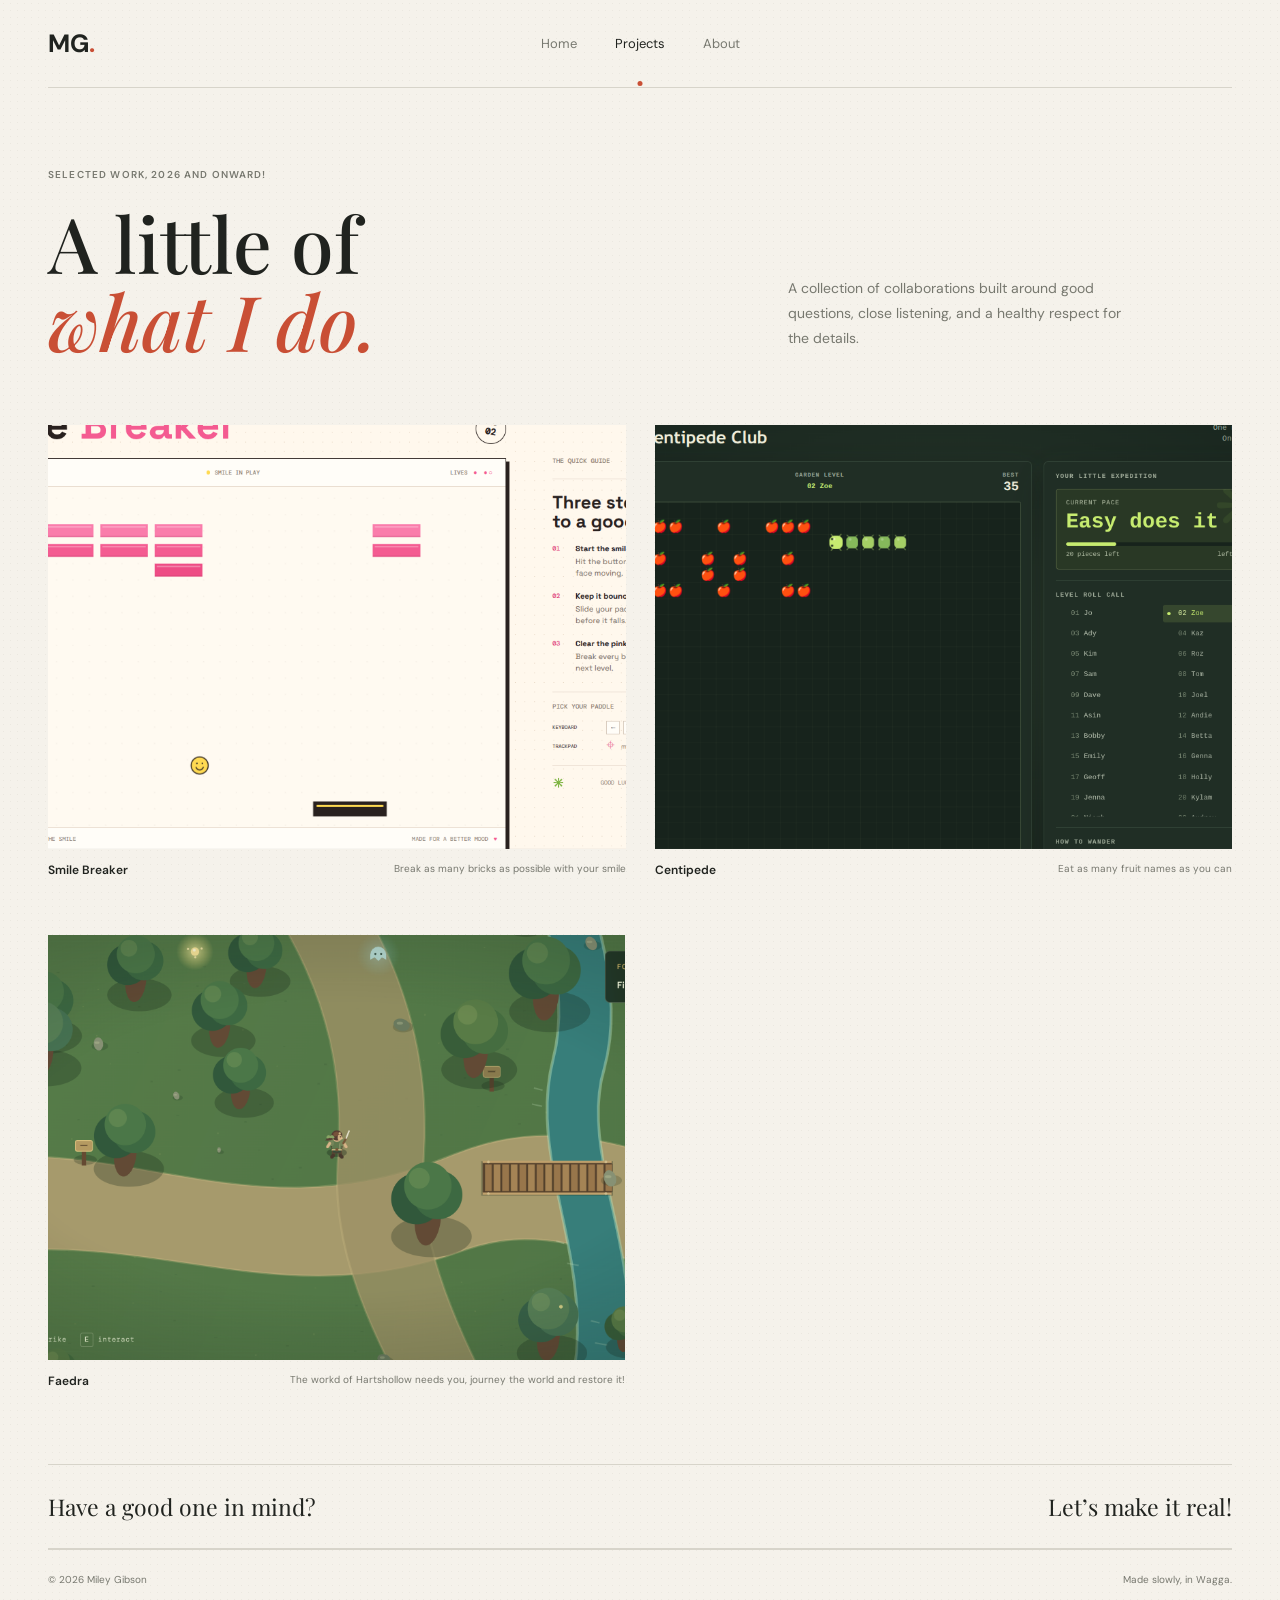
<file: projects.html>
<!doctype html>
<html lang="en">
  <head>
    <meta charset="utf-8">
    <meta name="viewport" content="width=device-width, initial-scale=1">
    <meta name="description" content="Selected identity and digital design projects by Miley Gibson.">
    <title>Projects — Miley Gibson</title>
    <link rel="preconnect" href="https://fonts.googleapis.com">
    <link rel="preconnect" href="https://fonts.gstatic.com" crossorigin>
    <link href="https://fonts.googleapis.com/css2?family=DM+Sans:wght@400;500;600;700&family=Playfair+Display:ital,wght@0,500;0,600;1,500;1,600&display=swap" rel="stylesheet">
    <link rel="stylesheet" href="styles.css">
  </head>
  <body>
    <header class="site-header">
      <a class="wordmark" href="index.html" aria-label="Miley Gibson, home">MG<span>.</span></a>
      <nav class="site-nav" aria-label="Main navigation">
        <a href="index.html">Home</a>
        <a href="projects.html" aria-current="page">Projects</a>
        <a href="about.html">About</a>
      </nav>
    </header>

    <main class="page-wrap inner-page">
      <section class="page-intro">
        <p class="eyebrow">Selected work, 2026 and onward!</p>
        <h1>A little of<br><em>what I do.</em></h1>
        <p class="intro-note">A collection of collaborations built around good questions, close listening, and a healthy respect for the details.</p>
      </section>
      <section class="work-list" aria-label="Project list">
        <article class="work-item" id="smile-breaker">
          <a class="project-tile" href="https://mileygibson.github.io/smilebreaker/">
            <img src="images/smilebreakeraction.png" alt="Screenshot of Smile Breaker">
            <span class="tile-meta"><span>Smile Breaker</span><span>Break as many bricks as possible with your smile</span></span>
          </a>
        </article>
        <article class="work-item" id="centipede">
          <a class="project-tile" href="https://mileygibson.github.io/centipede/">
            <img src="images/centipedeaction.png" alt="Centipede">
            <span class="tile-meta"><span>Centipede</span><span>Eat as many fruit names as you can</span></span>
          </a>
        </article>
        <article class="work-item" id="faedra">
          <a class="project-tile" href="https://mileygibson.github.io/faedra/">
            <img src="images/faedra.png" alt="Faedra project preview">
            <span class="tile-meta"><span>Faedra</span><span>The workd of Hartshollow needs you, journey the world and restore it!</span></span>
          </a>
        </article>
      </section>
      <section class="closing-cta"><p>Have a good one in mind?</p><p>Let’s make it real!</p></section>
    </main>

    <footer class="site-footer page-wrap">
      <span>© 2026 Miley Gibson</span><span>Made slowly, in Wagga.</span>
    </footer>
  </body>
</html>
</file>
<file: styles.css>
:root {
  color-scheme: light;
  --paper: #f5f2eb;
  --ink: #20231f;
  --muted: #77786f;
  --line: #d7d4ca;
  --coral: #c94f35;
  --green: #54755e;
  --serif: "Playfair Display", Georgia, serif;
  --sans: "DM Sans", sans-serif;
}

* { box-sizing: border-box; }

html { scroll-behavior: smooth; }

body {
  margin: 0;
  background-color: var(--paper);
  background-image: radial-gradient(#2528200d 0.65px, transparent 0.65px);
  background-size: 7px 7px;
  color: var(--ink);
  font-family: var(--sans);
  font-size: 15px;
  -webkit-font-smoothing: antialiased;
}

a { color: inherit; text-decoration: none; }
a:focus-visible { outline: 2px solid var(--coral); outline-offset: 5px; }
img { display: block; width: 100%; height: 100%; object-fit: cover; }
figure { margin: 0; }

.page-wrap { width: min(1190px, calc(100% - 96px)); margin-inline: auto; }

.site-header {
  width: min(1320px, calc(100% - 96px));
  height: 88px;
  margin-inline: auto;
  display: grid;
  grid-template-columns: 1fr 2fr 1fr;
  align-items: center;
  border-bottom: 1px solid var(--line);
}

.wordmark { font-size: 25px; font-weight: 700; letter-spacing: 0; }
.wordmark span, .accent-dot { color: var(--coral); }
.site-nav { display: flex; justify-content: center; gap: 38px; }
.site-nav a { position: relative; color: var(--muted); font-size: 13px; transition: color 180ms ease; }
.site-nav a:hover, .site-nav a[aria-current="page"] { color: var(--ink); }
.site-nav a[aria-current="page"]::after { position: absolute; bottom: -34px; left: 50%; width: 5px; height: 5px; border-radius: 50%; background: var(--coral); content: ""; transform: translateX(-50%); }
.availability { display: flex; justify-content: flex-end; align-items: center; gap: 9px; color: var(--muted); font-size: 11px; }
.availability > span { width: 7px; height: 7px; border-radius: 50%; background: var(--green); box-shadow: 0 0 0 3px #54755e20; }

.home-hero { position: relative; min-height: 610px; display: grid; grid-template-columns: 1fr 0.82fr; align-items: center; gap: 75px; padding-block: 74px 85px; }
.hero-copy { position: relative; z-index: 1; padding-bottom: 15px; animation: arrive 650ms ease-out both; }
.eyebrow { margin: 0 0 23px; color: var(--muted); font-size: 10px; font-weight: 600; letter-spacing: 1.15px; text-transform: uppercase; }
.eyebrow span { color: var(--coral); }
h1, h2, p { margin-top: 0; }
.hero-copy h1, .page-intro h1, .about-copy h1 { margin-bottom: 22px; font-family: var(--serif); font-size: clamp(56px, 6vw, 82px); font-weight: 500; line-height: 1.02; letter-spacing: 0; }
h1 em, h2 em { color: var(--coral); font-weight: 500; }
.hero-intro { max-width: 370px; margin-bottom: 25px; color: var(--muted); font-size: 14px; line-height: 1.85; }
.text-link { display: inline-flex; align-items: center; gap: 12px; padding-bottom: 7px; border-bottom: 1px solid var(--coral); font-size: 12px; font-weight: 600; transition: gap 180ms ease; }
.text-link:hover { gap: 18px; }
.text-link span { color: var(--coral); }
.hero-visual { position: relative; height: 430px; animation: arrive 750ms 100ms ease-out both; }
.hero-visual img { object-position: center; }
.hero-visual figcaption { position: absolute; right: 0; bottom: -31px; left: 0; display: flex; justify-content: space-between; color: var(--muted); font-size: 9px; letter-spacing: 1px; }
.hero-stamp { position: absolute; top: -34px; right: -25px; display: grid; width: 72px; aspect-ratio: 1; place-items: center; border-radius: 50%; background: var(--coral); color: var(--paper); font-size: 39px; }
.hero-index { position: absolute; bottom: 36px; left: 0; color: var(--muted); font-size: 10px; letter-spacing: 1px; }

.selected-work { padding-block: 69px 92px; border-top: 1px solid var(--line); }
.section-heading { display: flex; justify-content: space-between; align-items: end; margin-bottom: 34px; }
.section-heading .eyebrow { margin-bottom: 11px; }
.section-heading h2 { margin: 0; font-family: var(--serif); font-size: 39px; font-weight: 500; }
.section-heading > .text-link { margin-bottom: 4px; }
.project-grid { display: grid; grid-template-columns: 1fr 1fr; gap: 30px; align-items: start; }
.project-tile { display: block; }
.project-tile img { aspect-ratio: 1.36; background: #e0ddd4; transition: filter 220ms ease; }
.project-tile:hover img { filter: saturate(1.13); }
.tile-meta { display: flex; justify-content: space-between; gap: 16px; padding-top: 13px; font-size: 12px; font-weight: 600; }
.tile-meta span + span { color: var(--muted); font-size: 10px; font-weight: 400; }
.home-note { display: flex; justify-content: space-between; align-items: center; padding-block: 44px; border-top: 1px solid var(--line); border-bottom: 1px solid var(--line); }
.home-note p { max-width: 660px; margin: 0; font-family: var(--serif); font-size: clamp(30px, 4vw, 49px); line-height: 1.2; }
.home-note em { color: var(--green); font-weight: 500; }
.round-link { display: grid; width: 46px; aspect-ratio: 1; place-items: center; border: 1px solid var(--line); border-radius: 50%; color: var(--coral); transition: color 180ms ease, background 180ms ease; }
.round-link:hover { background: var(--coral); color: white; }

.inner-page { min-height: calc(100vh - 160px); padding-top: 80px; }
.page-intro { display: grid; grid-template-columns: 1fr 0.6fr; align-items: end; margin-bottom: 65px; }
.page-intro .eyebrow { grid-column: 1 / -1; margin-bottom: 22px; }
.page-intro h1 { margin: 0; }
.intro-note { max-width: 340px; margin: 0 0 8px; color: var(--muted); font-size: 14px; line-height: 1.8; }
.work-list { display: grid; grid-template-columns: 1fr 1fr; column-gap: 29px; row-gap: 57px; }
.work-item:nth-child(3) { grid-column: 1 / -1; width: calc(50% - 15px); }
.work-image { position: relative; display: block; overflow: hidden; background: #e0ddd4; }
.work-image img { aspect-ratio: 1.37; transition: transform 350ms ease; }
.work-image:hover img { transform: scale(1.025); }
.work-caption { padding-top: 15px; }
.work-caption h2 { margin-bottom: 5px; font-family: var(--serif); font-size: 24px; font-weight: 500; }
.work-caption p { margin-bottom: 10px; color: var(--muted); font-size: 12px; }
.work-caption > span { color: var(--green); font-size: 9px; letter-spacing: 0.45px; text-transform: uppercase; }
.closing-cta { display: flex; align-items: center; justify-content: space-between; margin-top: 75px; padding-block: 26px; border-top: 1px solid var(--line); border-bottom: 1px solid var(--line); }
.closing-cta p { margin: 0; font-family: var(--serif); font-size: 23px; }

.about-layout { display: grid; grid-template-columns: 1fr 0.82fr; align-items: center; gap: 90px; padding-block: 10px 100px; }
.about-copy h1 { margin-bottom: 22px; }
.about-lede { max-width: 420px; margin-bottom: 23px; color: var(--ink); font-family: var(--serif); font-size: 21px; line-height: 1.5; }
.about-copy > p:not(.eyebrow):not(.about-lede) { max-width: 445px; margin-bottom: 17px; color: var(--muted); font-size: 13px; line-height: 1.9; }
.about-copy .text-link { margin-top: 10px; }
.about-image { position: relative; height: 455px; }
.about-image img { object-position: center; }
.about-image figcaption { position: absolute; right: 0; bottom: -25px; color: var(--muted); font-size: 10px; }
.about-details { display: grid; grid-template-columns: 1fr 0.82fr; gap: 90px; padding-block: 44px 70px; border-top: 1px solid var(--line); }
.about-details .eyebrow { margin-bottom: 14px; }
.about-details h2 { margin: 0; font-family: var(--serif); font-size: 35px; font-weight: 500; line-height: 1.18; }
.capabilities { margin: 0; padding: 0; list-style: none; }
.capabilities li { display: flex; gap: 20px; padding-block: 15px; border-bottom: 1px solid var(--line); font-size: 13px; }
.capabilities li:first-child { border-top: 1px solid var(--line); }
.capabilities li span { color: var(--coral); font-size: 10px; }

.site-footer { display: flex; justify-content: space-between; gap: 16px; padding-block: 23px; border-top: 1px solid var(--line); color: var(--muted); font-size: 10px; }
@keyframes arrive { from { opacity: 0; transform: translateY(12px); } to { opacity: 1; transform: translateY(0); } }

@media (max-width: 800px) {
  .page-wrap, .site-header { width: min(100% - 48px, 620px); }
  .site-header { height: 75px; grid-template-columns: auto 1fr; }
  .site-nav { justify-content: flex-end; gap: clamp(13px, 4vw, 28px); }
  .availability { display: none; }
  .home-hero { min-height: auto; grid-template-columns: 1fr 0.85fr; gap: 32px; padding-block: 75px 80px; }
  .hero-copy h1, .page-intro h1, .about-copy h1 { font-size: clamp(51px, 9vw, 70px); }
  .hero-visual { height: 340px; }
  .hero-stamp { right: -14px; width: 59px; font-size: 31px; }
  .about-layout { gap: 40px; }
  .about-details { gap: 40px; }
}

@media (max-width: 560px) {
  .page-wrap, .site-header { width: calc(100% - 40px); }
  .site-header { height: auto; min-height: 78px; grid-template-columns: 1fr; gap: 13px; padding-block: 13px; }
  .wordmark { font-size: 22px; }
  .site-nav { justify-content: space-between; gap: 12px; }
  .site-nav a { font-size: 12px; }
  .site-nav a[aria-current="page"]::after { bottom: -7px; }
  .home-hero { grid-template-columns: 1fr; gap: 42px; padding-block: 59px 62px; }
  .hero-copy { padding: 0; }
  .hero-copy h1, .page-intro h1, .about-copy h1 { font-size: clamp(54px, 14vw, 72px); }
  .hero-visual { height: 300px; margin-right: 10px; }
  .hero-index { bottom: 16px; }
  .selected-work { padding-block: 48px 58px; }
  .section-heading h2 { font-size: 32px; }
  .section-heading { align-items: end; gap: 12px; }
  .section-heading > .text-link { flex: 0 0 auto; font-size: 10px; }
  .project-grid { grid-template-columns: 1fr; gap: 27px; }
  .home-note { gap: 18px; padding-block: 30px; }
  .home-note p { font-size: 31px; }
  .round-link { flex: 0 0 42px; width: 42px; }
  .inner-page { min-height: auto; padding-top: 58px; }
  .page-intro { grid-template-columns: 1fr; gap: 14px; margin-bottom: 40px; }
  .page-intro .eyebrow { margin-bottom: 5px; }
  .intro-note { max-width: 380px; }
  .work-list { grid-template-columns: 1fr; row-gap: 35px; }
  .work-item:nth-child(3) { grid-column: auto; width: 100%; }
  .closing-cta { margin-top: 48px; }
  .about-layout { grid-template-columns: 1fr; gap: 40px; padding-block: 0 75px; }
  .about-image { height: 340px; margin-right: 8px; }
  .about-details { grid-template-columns: 1fr; gap: 27px; padding-block: 35px 48px; }
  .site-footer { flex-wrap: wrap; row-gap: 9px; font-size: 9px; }
}

@media (prefers-reduced-motion: reduce) {
  *, *::before, *::after { scroll-behavior: auto !important; animation-duration: 0.01ms !important; transition-duration: 0.01ms !important; }
}
</file>
